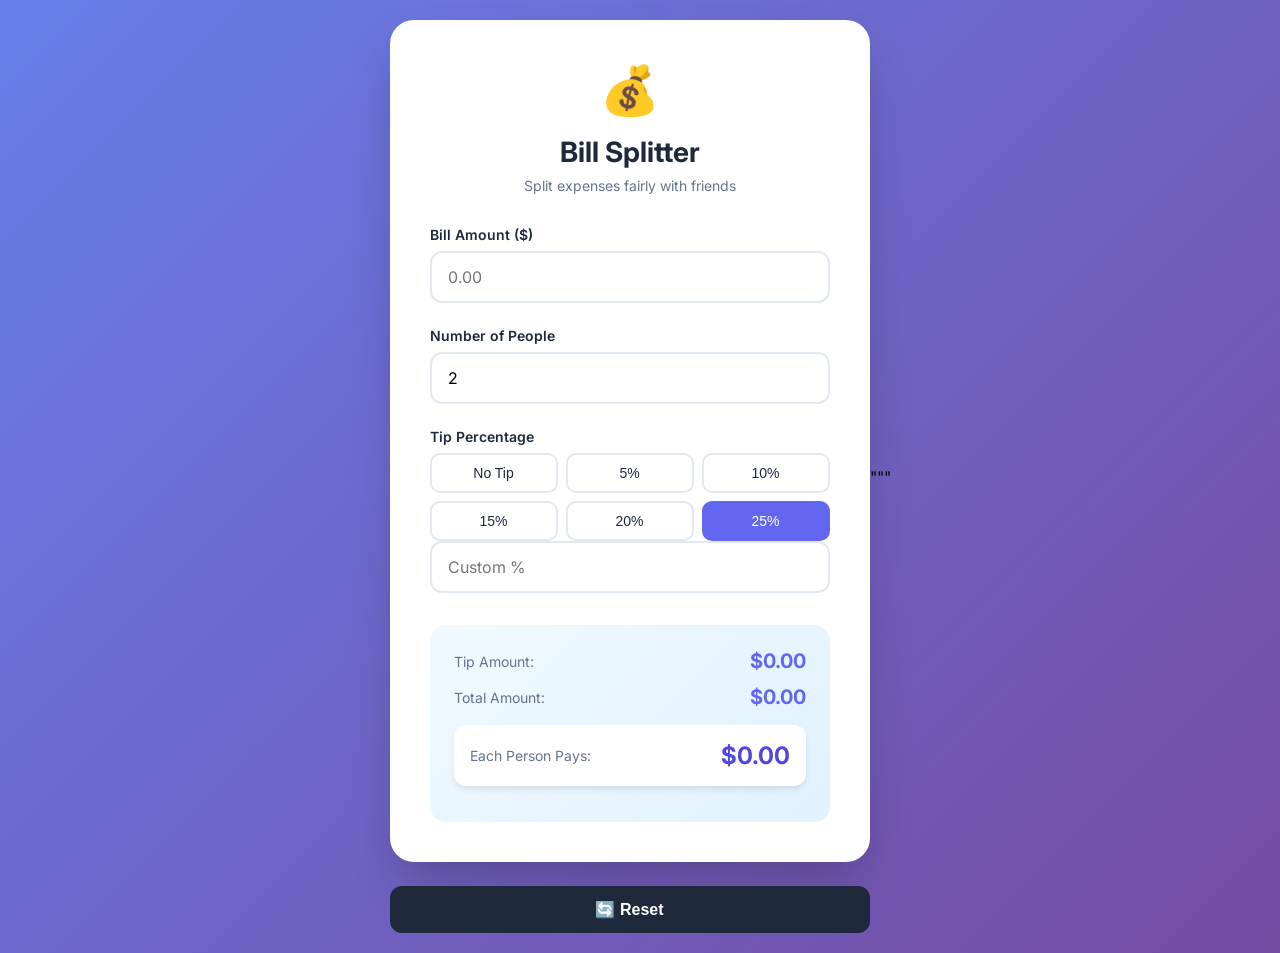
<file: Projects/billspilter/billspilter.html>
<!DOCTYPE html>
<html lang="en">

<head>
    <meta charset="UTF-8">
    <meta name="viewport" content="width=device-width, initial-scale=1.0">
    <title>Bill Splitter | Portfolio</title>
    <link rel="stylesheet" href="billspliter.css">
    <link href="https://fonts.googleapis.com/css2?family=Inter:wght@300;400;500;600;700&display=swap" rel="stylesheet">
</head>

<body>
    <div class="container">
        <div class="card">
            <div class="header">
                <div class="icon">💰</div>
                <h1>Bill Splitter</h1>
                <p class="subtitle">Split expenses fairly with friends</p>
            </div>

            <div class="input-group">
                <label for="bill-amount">Bill Amount ($)</label>
                <input type="number" id="bill-amount" placeholder="0.00" min="0" step="0.01">
            </div>

            <div class="input-group">
                <label for="people-count">Number of People</label>
                <input type="number" id="people-count" placeholder="2" min="1" value="2">
            </div>

            <div class="input-group">
                <label>Tip Percentage</label>
                <div class="tip-buttons">
                    <button class="tip-btn" data-tip="0">No Tip</button>
                    <button class="tip-btn" data-tip="5">5%</button>
                    <button class="tip-btn" data-tip="10">10%</button>
                    <button class="tip-btn" data-tip="15">15%</button>
                    <button class="tip-btn" data-tip="20">20%</button>
                    <button class="tip-btn active" data-tip="25">25%</button>
                </div>
                <input type="number" id="custom-tip" placeholder="Custom %" min="0" max="100">
            </div>

            <div class="results">
                <div class="result-row">
                    <span class="result-label">Tip Amount:</span>
                    <span class="result-value" id="tip-amount">$0.00</span>
                </div>
                <div class="result-row">
                    <span class="result-label">Total Amount:</span>
                    <span class="result-value" id="total-amount">$0.00</span>
                </div>
                <div class="result-row highlight">
                    <span class="result-label">Each Person Pays:</span>
                    <span class="result-value" id="per-person">$0.00</span>
                </div>
            </div>
        </div>

        <button class="reset-btn" onclick="resetCalculator()">🔄 Reset</button>
    </div>
    </div>

    <script src="billspilter.js"></script>
</body>

</html>"""
</file>
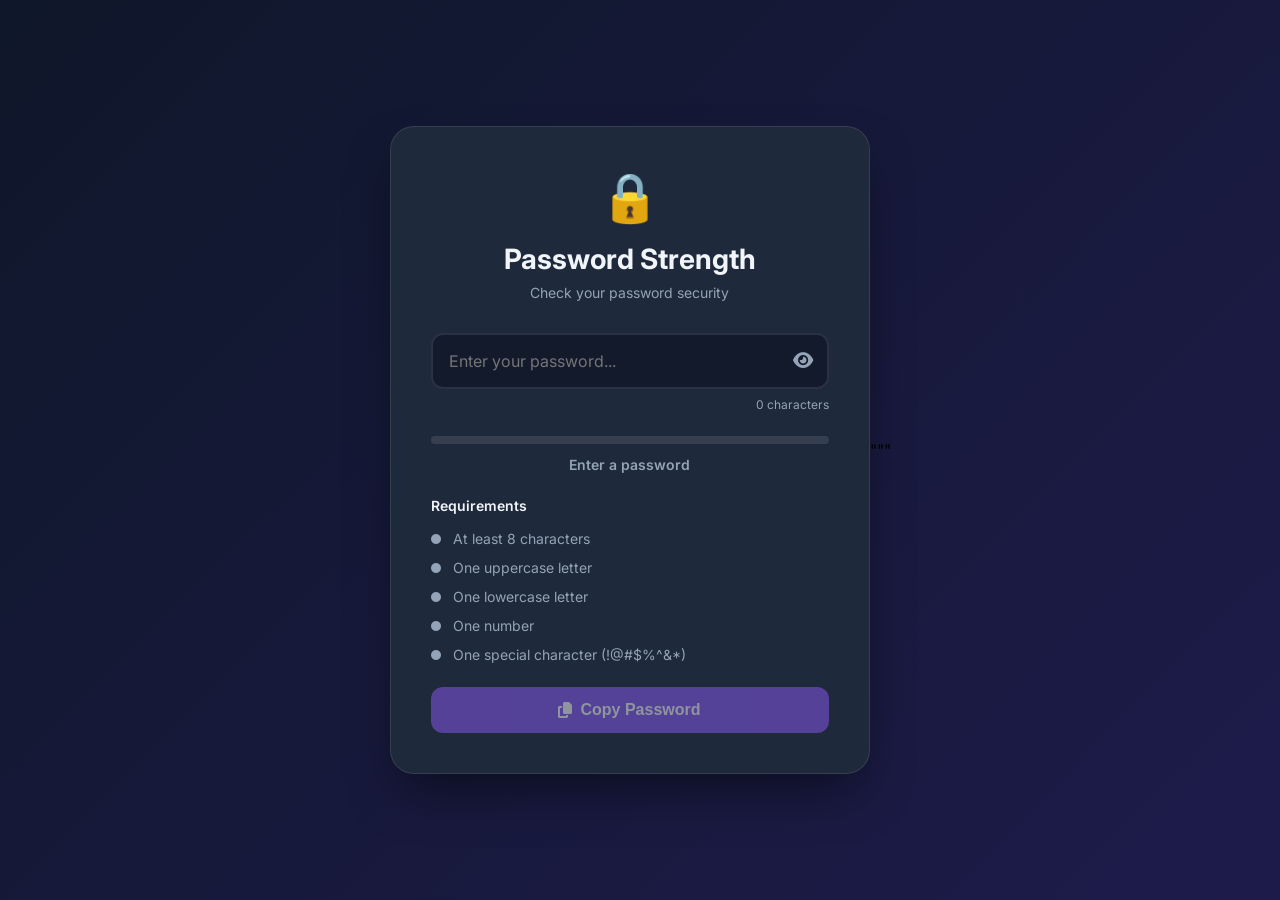
<file: Projects/Password/password.html>
<!DOCTYPE html>
<html lang="en">

<head>
    <meta charset="UTF-8">
    <meta name="viewport" content="width=device-width, initial-scale=1.0">
    <title>Password Strength | Portfolio</title>
    <link rel="stylesheet" href="password.css">
    <link href="https://fonts.googleapis.com/css2?family=Inter:wght@300;400;500;600;700&display=swap" rel="stylesheet">
    <link rel="stylesheet" href="https://cdnjs.cloudflare.com/ajax/libs/font-awesome/6.4.0/css/all.min.css">
</head>

<body>
    <div class="container">
        <div class="card">
            <div class="header">
                <div class="icon">🔒</div>
                <h1>Password Strength</h1>
                <p class="subtitle">Check your password security</p>
            </div>

            <div class="password-input-wrapper">
                <input type="password" id="password-input" placeholder="Enter your password...">
                <button class="toggle-password" id="toggle-password">
                    <i class="fas fa-eye"></i>
                </button>
            </div>
            <div class="char-count" id="char-count">0 characters</div>

            <div class="strength-meter">
                <div class="strength-bar" id="strength-bar"></div>
                <div class="strength-text" id="strength-text">Enter a password</div>
            </div>

            <div class="requirements">
                <h3>Requirements</h3>
                <div class="req-item" id="req-length">
                    <i class="fas fa-circle"></i>
                    <span>At least 8 characters</span>
                </div>
                <div class="req-item" id="req-uppercase">
                    <i class="fas fa-circle"></i>
                    <span>One uppercase letter</span>
                </div>
                <div class="req-item" id="req-lowercase">
                    <i class="fas fa-circle"></i>
                    <span>One lowercase letter</span>
                </div>
                <div class="req-item" id="req-number">
                    <i class="fas fa-circle"></i>
                    <span>One number</span>
                </div>
                <div class="req-item" id="req-special">
                    <i class="fas fa-circle"></i>
                    <span>One special character (!@#$%^&*)</span>
                </div>
            </div>

            <button class="copy-btn" id="copy-btn" disabled>
                <i class="fas fa-copy"></i> Copy Password
            </button>
        </div>
    </div>

    <script src="password.js"></script>
</body>

</html>"""
</file>
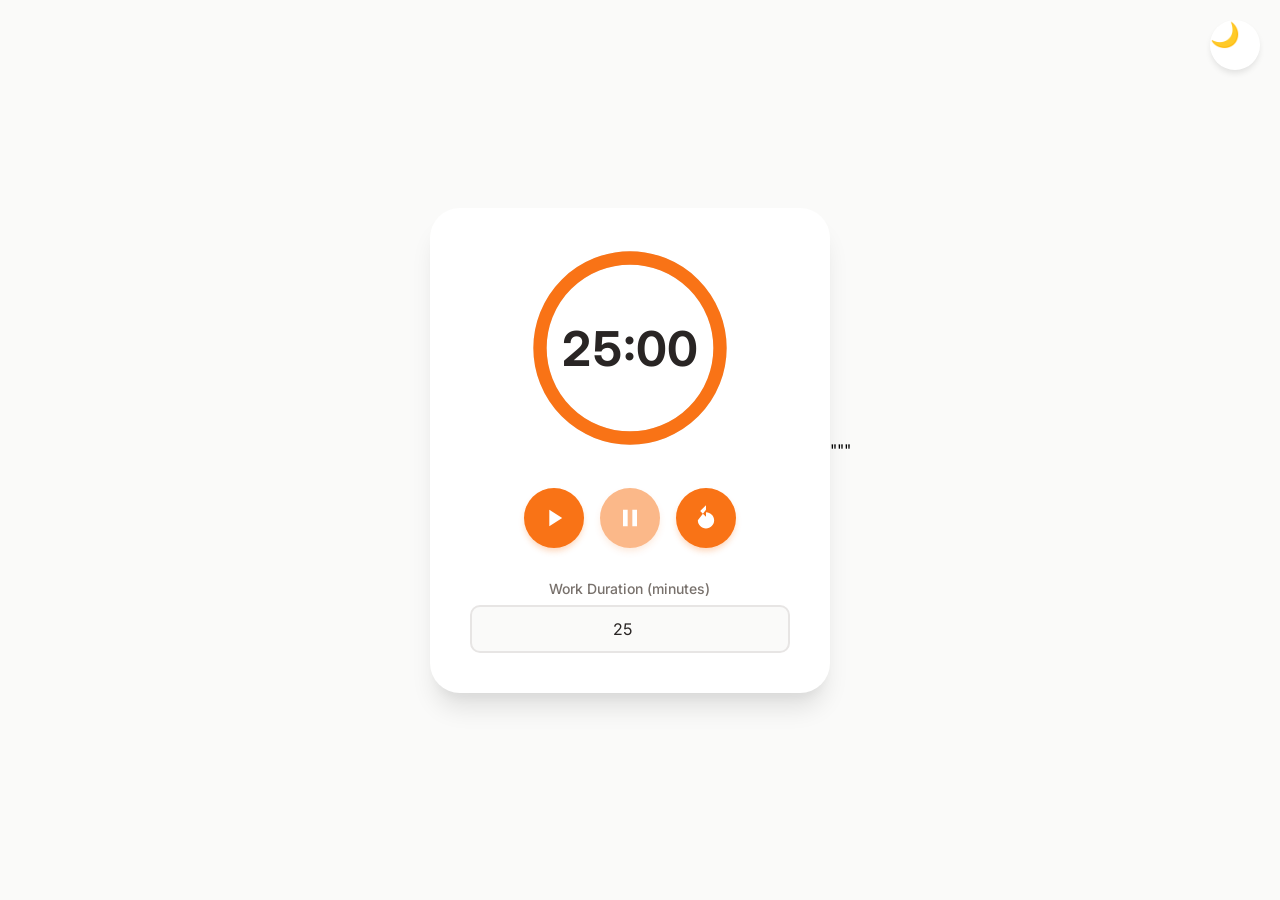
<file: Projects/pomodora/pomdoro.html>
<!DOCTYPE html>
<html lang="en">

<head>
    <meta charset="UTF-8">
    <meta name="viewport" content="width=device-width, initial-scale=1.0">
    <title>Pomodoro Timer | Portfolio</title>
    <link rel="stylesheet" href="pomodoro.css">
    <link href="https://fonts.googleapis.com/css2?family=Inter:wght@300;400;500;600;700&display=swap" rel="stylesheet">
</head>

<body>
    <div class="theme-toggle" id="theme-toggle">
        <span>🌙</span>
    </div>

    <div class="container">
        <div class="card">
            <div class="timer-display">
                <svg class="progress-ring" viewBox="0 0 120 120">
                    <circle class="progress-ring-bg" cx="60" cy="60" r="54" />
                    <circle class="progress-ring-fill" id="progress-circle" cx="60" cy="60" r="54" />
                </svg>
                <div class="time" id="time-display">25:00</div>
            </div>

            <div class="controls">
                <button class="control-btn" id="start-btn">
                    <svg viewBox="0 0 24 24" fill="currentColor">
                        <path d="M8 5v14l11-7z" />
                    </svg>
                </button>
                <button class="control-btn" id="pause-btn" disabled>
                    <svg viewBox="0 0 24 24" fill="currentColor">
                        <path d="M6 19h4V5H6v14zm8-14v14h4V5h-4z" />
                    </svg>
                </button>
                <button class="control-btn" id="reset-btn">
                    <svg viewBox="0 0 24 24" fill="currentColor">
                        <path d="M12 5V1L7 6l5 5V7c3.86 0 7 3.14 7 7s-3.14 7-7 7-7-3.14-7-7z" />
                    </svg>
                </button>
            </div>

            <div class="settings">
                <label>Work Duration (minutes)</label>
                <input type="number" id="work-duration" value="25" min="1" max="60">
            </div>
        </div>
    </div>

    <script src="pomodoro.js"></script>
</body>

</html>"""
</file>
<file: Projects/billspilter/billspliter.css>
* {
    margin: 0;
    padding: 0;
    box-sizing: border-box;
}

:root {
    --primary: #6366f1;
    --primary-dark: #4f46e5;
    --secondary: #ec4899;
    --bg: #f8fafc;
    --card-bg: #ffffff;
    --text: #1e293b;
    --text-light: #64748b;
    --success: #10b981;
    --border: #e2e8f0;
}

body {
    font-family: 'Inter', sans-serif;
    background: linear-gradient(135deg, #667eea 0%, #764ba2 100%);
    min-height: 100vh;
    display: flex;
    justify-content: center;
    align-items: center;
    padding: 20px;
}

.container {
    width: 100%;
    max-width: 480px;
}

.card {
    background: var(--card-bg);
    border-radius: 24px;
    padding: 40px;
    box-shadow: 0 25px 50px -12px rgba(0, 0, 0, 0.25);
    animation: slideUp 0.6s ease-out;
}

@keyframes slideUp {
    from {
        opacity: 0;
        transform: translateY(30px);
    }

    to {
        opacity: 1;
        transform: translateY(0);
    }
}

.header {
    text-align: center;
    margin-bottom: 32px;
}

.icon {
    font-size: 48px;
    margin-bottom: 16px;
}

h1 {
    color: var(--text);
    font-size: 28px;
    font-weight: 700;
    margin-bottom: 8px;
}

.subtitle {
    color: var(--text-light);
    font-size: 14px;
}

.input-group {
    margin-bottom: 24px;
}

label {
    display: block;
    color: var(--text);
    font-size: 14px;
    font-weight: 600;
    margin-bottom: 8px;
}

input[type="number"] {
    width: 100%;
    padding: 14px 16px;
    border: 2px solid var(--border);
    border-radius: 12px;
    font-size: 16px;
    font-family: inherit;
    transition: all 0.3s ease;
    outline: none;
}

input[type="number"]:focus {
    border-color: var(--primary);
    box-shadow: 0 0 0 3px rgba(99, 102, 241, 0.1);
}

.tip-buttons {
    display: grid;
    grid-template-columns: repeat(3, 1fr);
    gap: 8px;
    margin-top: 8px;
}

.tip-btn {
    padding: 10px 16px;
    border: 2px solid var(--border);
    background: white;
    border-radius: 10px;
    cursor: pointer;
    font-size: 14px;
    font-weight: 500;
    color: var(--text);
    transition: all 0.2s ease;
}

.tip-btn:hover {
    border-color: var(--primary);
    color: var(--primary);
    transform: translateY(-2px);
}

.tip-btn.active {
    background: var(--primary);
    color: white;
    border-color: var(--primary);
}

.results {
    background: linear-gradient(135deg, #f0f9ff 0%, #e0f2fe 100%);
    border-radius: 16px;
    padding: 24px;
    margin-top: 32px;
}

.result-row {
    display: flex;
    justify-content: space-between;
    align-items: center;
    margin-bottom: 12px;
}

.result-row.highlight {
    background: white;
    padding: 16px;
    border-radius: 12px;
    margin-top: 16px;
    box-shadow: 0 4px 6px -1px rgba(0, 0, 0, 0.1);
}

.result-label {
    color: var(--text-light);
    font-size: 14px;
}

.result-value {
    color: var(--primary);
    font-size: 20px;
    font-weight: 700;
}

.result-row.highlight .result-value {
    color: var(--primary-dark);
    font-size: 24px;
}

.reset-btn {
    width: 100%;
    padding: 14px;
    margin-top: 24px;
    background: var(--text);
    color: white;
    border: none;
    border-radius: 12px;
    font-size: 16px;
    font-weight: 600;
    cursor: pointer;
    transition: all 0.3s ease;
}

.reset-btn:hover {
    background: var(--text-light);
    transform: translateY(-2px);
}

@media (max-width: 480px) {
    .card {
        padding: 24px;
    }

    .tip-buttons {
        grid-template-columns: repeat(2, 1fr);
    }
}
</file>
<file: Projects/Password/password.css>
* {
    margin: 0;
    padding: 0;
    box-sizing: border-box;
}

:root {
    --primary: #8b5cf6;
    --primary-dark: #7c3aed;
    --success: #10b981;
    --warning: #f59e0b;
    --danger: #ef4444;
    --bg: #0f172a;
    --card-bg: #1e293b;
    --text: #f1f5f9;
    --text-light: #94a3b8;
}

body {
    font-family: 'Inter', sans-serif;
    background: linear-gradient(135deg, #0f172a 0%, #1e1b4b 100%);
    min-height: 100vh;
    display: flex;
    justify-content: center;
    align-items: center;
    padding: 20px;
}

.container {
    width: 100%;
    max-width: 480px;
}

.card {
    background: var(--card-bg);
    border-radius: 24px;
    padding: 40px;
    box-shadow: 0 25px 50px -12px rgba(0, 0, 0, 0.5);
    border: 1px solid rgba(255, 255, 255, 0.1);
    animation: fadeIn 0.6s ease-out;
}

@keyframes fadeIn {
    from {
        opacity: 0;
        transform: scale(0.95);
    }

    to {
        opacity: 1;
        transform: scale(1);
    }
}

.header {
    text-align: center;
    margin-bottom: 32px;
}

.icon {
    font-size: 48px;
    margin-bottom: 16px;
}

h1 {
    color: var(--text);
    font-size: 28px;
    font-weight: 700;
    margin-bottom: 8px;
}

.subtitle {
    color: var(--text-light);
    font-size: 14px;
}

.password-input-wrapper {
    position: relative;
    margin-bottom: 8px;
}

input[type="password"],
input[type="text"] {
    width: 100%;
    padding: 16px 48px 16px 16px;
    background: rgba(15, 23, 42, 0.8);
    border: 2px solid rgba(255, 255, 255, 0.1);
    border-radius: 12px;
    font-size: 16px;
    color: var(--text);
    font-family: inherit;
    transition: all 0.3s ease;
    outline: none;
}

input[type="password"]:focus,
input[type="text"]:focus {
    border-color: var(--primary);
    box-shadow: 0 0 0 4px rgba(139, 92, 246, 0.2);
}

.toggle-password {
    position: absolute;
    right: 16px;
    top: 50%;
    transform: translateY(-50%);
    background: none;
    border: none;
    color: var(--text-light);
    cursor: pointer;
    font-size: 18px;
    padding: 0;
    transition: color 0.2s;
}

.toggle-password:hover {
    color: var(--primary);
}

.char-count {
    text-align: right;
    color: var(--text-light);
    font-size: 12px;
    margin-bottom: 24px;
}

.strength-meter {
    margin-bottom: 24px;
}

.strength-bar {
    height: 8px;
    background: rgba(255, 255, 255, 0.1);
    border-radius: 4px;
    overflow: hidden;
    position: relative;
    transition: all 0.4s ease;
}

.strength-bar::after {
    content: '';
    position: absolute;
    left: 0;
    top: 0;
    height: 100%;
    width: 0%;
    background: linear-gradient(90deg, var(--danger) 0%, var(--warning) 50%, var(--success) 100%);
    border-radius: 4px;
    transition: width 0.4s ease, background 0.4s ease;
}

.strength-bar.weak::after {
    width: 25%;
    background: var(--danger);
}

.strength-bar.fair::after {
    width: 50%;
    background: var(--warning);
}

.strength-bar.good::after {
    width: 75%;
    background: var(--success);
}

.strength-bar.strong::after {
    width: 100%;
    background: linear-gradient(90deg, #10b981 0%, #059669 100%);
}

.strength-text {
    text-align: center;
    margin-top: 12px;
    font-weight: 600;
    font-size: 14px;
    color: var(--text-light);
    transition: color 0.3s ease;
}

.strength-text.weak {
    color: var(--danger);
}

.strength-text.fair {
    color: var(--warning);
}

.strength-text.good {
    color: var(--success);
}

.strength-text.strong {
    color: var(--success);
}

.requirements {
    margin-bottom: 24px;
}

.requirements h3 {
    color: var(--text);
    font-size: 14px;
    margin-bottom: 16px;
    font-weight: 600;
}

.req-item {
    display: flex;
    align-items: center;
    gap: 12px;
    margin-bottom: 12px;
    color: var(--text-light);
    font-size: 14px;
    transition: all 0.3s ease;
}

.req-item i {
    font-size: 10px;
    color: var(--text-light);
    transition: all 0.3s ease;
}

.req-item.met i {
    color: var(--success);
}

.req-item.met i::before {
    content: '\\f00c';
    font-family: 'Font Awesome 6 Free';
    font-weight: 900;
}

.copy-btn {
    width: 100%;
    padding: 14px;
    background: var(--primary);
    color: white;
    border: none;
    border-radius: 12px;
    font-size: 16px;
    font-weight: 600;
    cursor: pointer;
    display: flex;
    align-items: center;
    justify-content: center;
    gap: 8px;
    transition: all 0.3s ease;
    opacity: 0.5;
}

.copy-btn:not(:disabled) {
    opacity: 1;
}

.copy-btn:not(:disabled):hover {
    background: var(--primary-dark);
    transform: translateY(-2px);
}

.copy-btn.copied {
    background: var(--success);
}
</file>
<file: Projects/pomodora/pomodoro.css>
* {
    margin: 0;
    padding: 0;
    box-sizing: border-box;
}

:root {
    --primary: #f97316;
    --primary-dark: #ea580c;
    --bg: #fafaf9;
    --card-bg: #ffffff;
    --text: #292524;
    --text-light: #78716c;
    --progress-bg: #e7e5e4;
    --progress-fill: #f97316;
}

.dark-mode {
    --bg: #1c1917;
    --card-bg: #292524;
    --text: #fafaf9;
    --text-light: #a8a29e;
    --progress-bg: #44403c;
}

body {
    font-family: 'Inter', sans-serif;
    background: var(--bg);
    min-height: 100vh;
    display: flex;
    justify-content: center;
    align-items: center;
    padding: 20px;
    transition: background 0.3s ease;
}

.theme-toggle {
    position: fixed;
    top: 20px;
    right: 20px;
    background: var(--card-bg);
    border: none;
    border-radius: 50%;
    width: 50px;
    height: 50px;
    font-size: 24px;
    cursor: pointer;
    box-shadow: 0 4px 6px -1px rgba(0, 0, 0, 0.1);
    transition: all 0.3s ease;
    z-index: 100;
}

.theme-toggle:hover {
    transform: scale(1.1) rotate(15deg);
}

.container {
    width: 100%;
    max-width: 400px;
}

.card {
    background: var(--card-bg);
    border-radius: 30px;
    padding: 40px;
    box-shadow: 0 20px 25px -5px rgba(0, 0, 0, 0.1), 0 10px 10px -5px rgba(0, 0, 0, 0.04);
    transition: all 0.3s ease;
}

.timer-display {
    position: relative;
    width: 200px;
    height: 200px;
    margin: 0 auto 40px;
}

.progress-ring {
    width: 100%;
    height: 100%;
    transform: rotate(-90deg);
}

.progress-ring-bg {
    fill: none;
    stroke: var(--progress-bg);
    stroke-width: 8;
}

.progress-ring-fill {
    fill: none;
    stroke: var(--progress-fill);
    stroke-width: 8;
    stroke-linecap: round;
    stroke-dasharray: 339.292;
    stroke-dashoffset: 339.292;
    transition: stroke-dashoffset 1s linear;
}

.time {
    position: absolute;
    top: 50%;
    left: 50%;
    transform: translate(-50%, -50%);
    font-size: 48px;
    font-weight: 700;
    color: var(--text);
    font-variant-numeric: tabular-nums;
}

.controls {
    display: flex;
    justify-content: center;
    gap: 16px;
    margin-bottom: 32px;
}

.control-btn {
    width: 60px;
    height: 60px;
    border-radius: 50%;
    border: none;
    background: var(--primary);
    color: white;
    cursor: pointer;
    display: flex;
    align-items: center;
    justify-content: center;
    transition: all 0.2s ease;
    box-shadow: 0 4px 6px -1px rgba(249, 115, 22, 0.3);
}

.control-btn:hover:not(:disabled) {
    background: var(--primary-dark);
    transform: translateY(-3px);
    box-shadow: 0 8px 12px -2px rgba(249, 115, 22, 0.4);
}

.control-btn:disabled {
    opacity: 0.5;
    cursor: not-allowed;
}

.control-btn svg {
    width: 28px;
    height: 28px;
}

.settings {
    text-align: center;
}

.settings label {
    display: block;
    color: var(--text-light);
    font-size: 14px;
    margin-bottom: 8px;
    font-weight: 500;
}

.settings input {
    width: 100%;
    padding: 12px;
    background: var(--bg);
    border: 2px solid var(--progress-bg);
    border-radius: 10px;
    font-size: 16px;
    text-align: center;
    color: var(--text);
    font-family: inherit;
}

@media (max-width: 480px) {
    .time {
        font-size: 36px;
    }

    .timer-display {
        width: 160px;
        height: 160px;
    }
}
</file>
